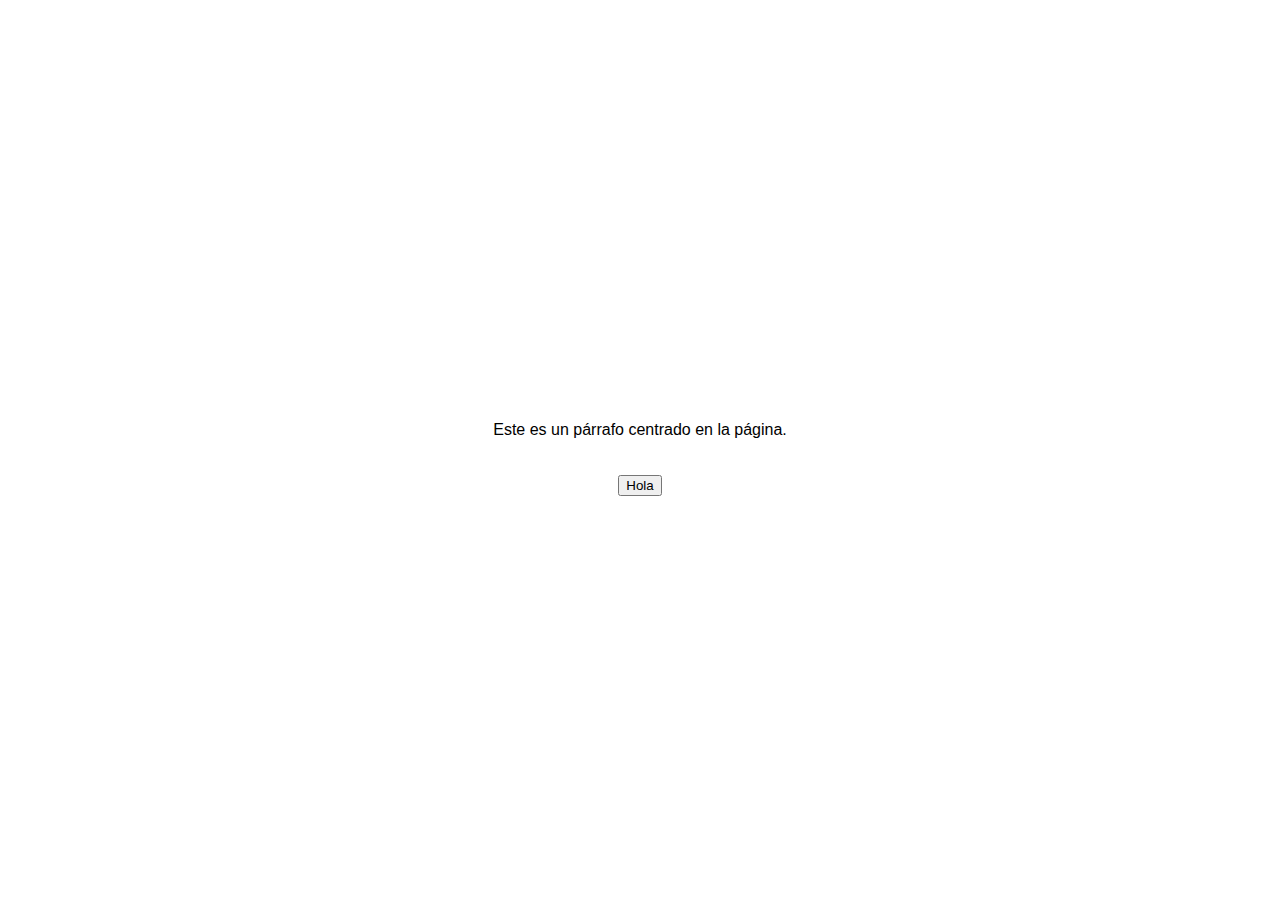
<file: index.html>
<!DOCTYPE html>
<html lang="es">
  <head>
    <meta charset="UTF-8" />
    <meta name="viewport" content="width=device-width, initial-scale=1.0" />
    <title>Página con Párrafo y Botón</title>
    <style>
      /* Estilo básico para centrar el contenido en la página */
      body {
          font-family: Arial, sans-serif;
          height: 100vh;
          margin: 0;
          display: flex;
          align-items: center;
          justify-content: center;
          flex-direction: column; /* Esto es para que los elementos estén uno debajo del otro */
      }

      button {
          margin-top: 20px; /* Espaciado entre el párrafo y el botón */
      }
    </style>
  </head>
  <body>
    <p>Este es un párrafo centrado en la página.</p>
    <button onclick="alert('¡Hola!')">Hola</button>
  </body>
</html>
</file>
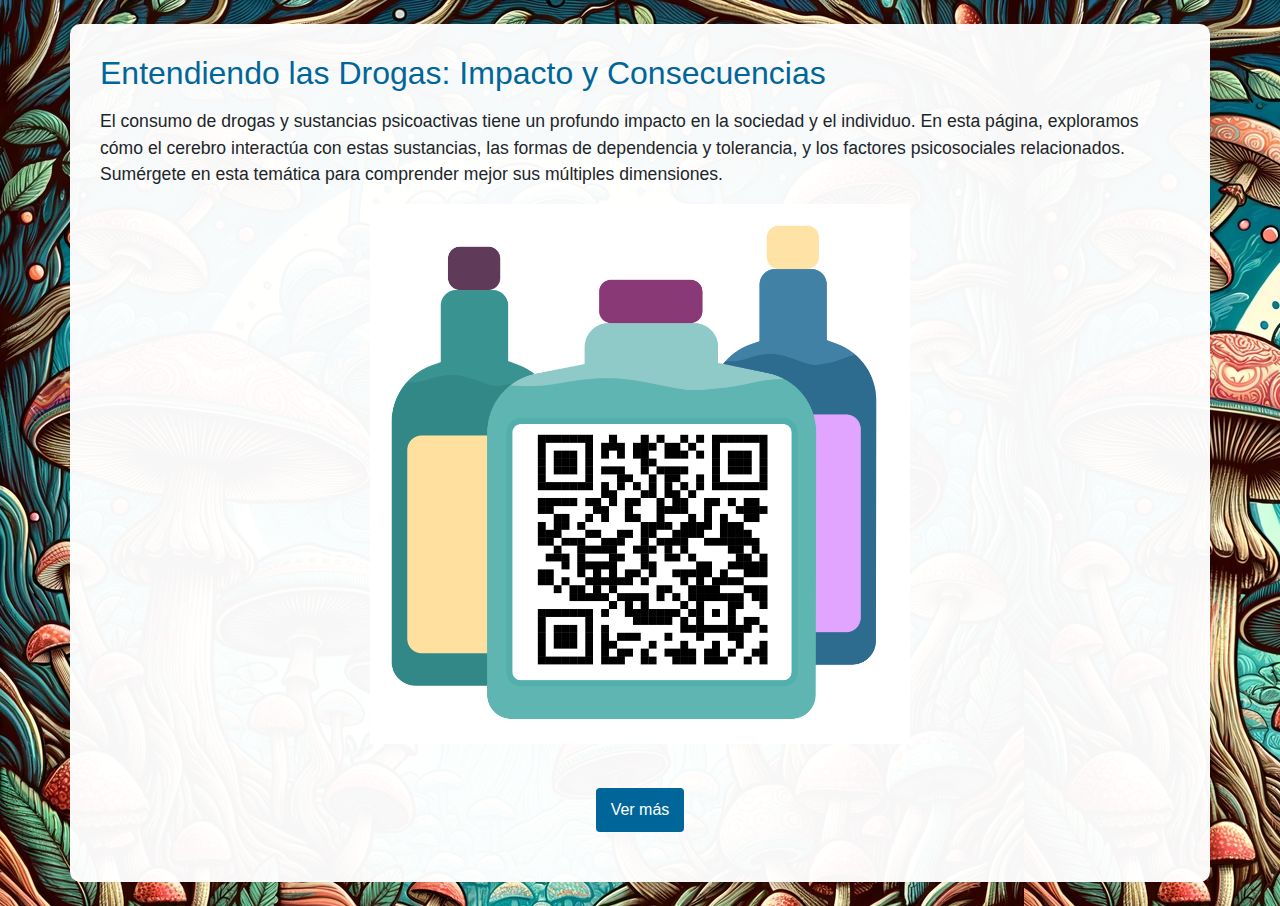
<file: docs/index.html>
<!DOCTYPE html>
<html lang="es">
  <head>
    <meta charset="UTF-8" />
    <meta name="viewport" content="width=device-width, initial-scale=1.0" />
    <title>Conozca más sobre el uso de sustancias</title>
    <link rel="stylesheet" href="resources/bootstrap.min.css" />
    <link rel="stylesheet" href="resources/animate.min.css" />
    <link rel="stylesheet" href="estilos.css" />
    <script src="resources/jquery-3.5.1.slim.min.js"></script>
    <style>
      .video-container {
        text-align: center; /* Asegurarse de que los elementos internos estén centrados. */
      }
      .video-container img {
        display: inline-block; /* Hacer que la imagen se comporte como un elemento en línea para ser afectada por text-align */
        margin: 0 auto; /* centrado horizontal en caso de que esté usando un grid o flex layout */
      }
      .redirect-button-container {
        text-align: center; /* Centrar elementos en línea o en línea-bloque horizontalmente */
        padding: 20px;
      }

      @media screen and (min-width: 1024px) {
        .imagen {
          width: 50%; /* o el tamaño que prefieras para laptops */
          height: 50%; /* o el tamaño que prefieras para laptops */
          margin: 0;
        }
      }
    </style>
  </head>

  <body>
    <div class="container mt-4">
      <h2 class="animate__animated animate__fadeInDown mb-3 intro-title">
        Entendiendo las Drogas: Impacto y Consecuencias
      </h2>
      <!-- Podemos también animar el texto para que se desplace hacia arriba al cargarse. -->
      <p class="animate__animated animate__fadeInUp intro-text">
        El consumo de drogas y sustancias psicoactivas tiene un profundo impacto
        en la sociedad y el individuo. En esta página, exploramos cómo el
        cerebro interactúa con estas sustancias, las formas de dependencia y
        tolerancia, y los factores psicosociales relacionados. Sumérgete en esta
        temática para comprender mejor sus múltiples dimensiones.
      </p>

      <div class="video-container animate__animated animate__zoomIn">
        <img class="imagen img-fluid" src="imgs/qr.png" alt="Imagen 1" />
        <br />
      </div>
      <br />
      <div class="redirect-button-container" style="padding: 20px">
        <a
          href="list.html"
          class="btn"
          role="button"
          style="
            background-color: #006699;
            color: white;
            padding: 10px 15px;
            border: none;
            text-decoration: none;
            display: inline-block;
          "
          >Ver más</a
        >
      </div>
    </div>
    <br />
  </body>
</html>
</file>
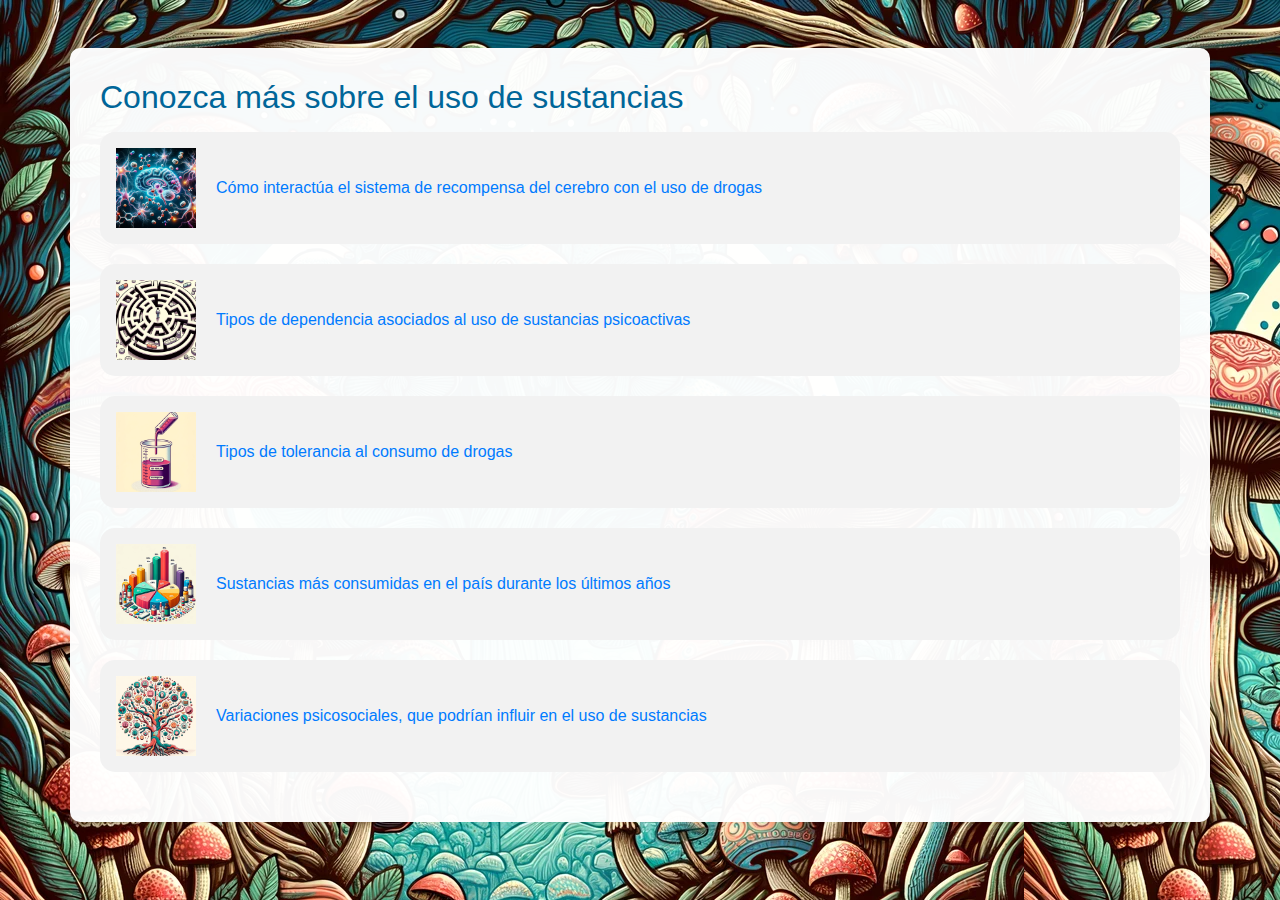
<file: docs/list.html>
<!DOCTYPE html>
<html lang="es">
  <head>
    <meta charset="UTF-8" />
    <meta name="viewport" content="width=device-width, initial-scale=1.0" />
    <title>Conozca más sobre el uso de sustancias</title>
    <!-- Enlace a Bootstrap -->
    <link
      href="resources/bootstrap.min.css"
      rel="stylesheet"
    />
    <link
      rel="stylesheet"
      href="resources/bootstrap.min.css"
    />
    <link
      rel="stylesheet"
      href="resources/animate.min.css"
    />

    <link rel="stylesheet" href="estilos.css" />
  </head>

  <body>
        <div class="container mt-5">
          <!-- Añadimos animación al segundo título. -->
          <h2
            class="animate__animated animate__fadeInLeft mb-3"
            style="color: #006699"
          >
            Conozca más sobre el uso de sustancias
          </h2>

          <div class="custom-list-group p-3  animate__animated animate__fadeInLeft">
            <div class="list-content">
              <img class="list-image" src="imgs/sistemaRecompensa.png" />
              <a href="sistemaRecompensa.html"
                >Cómo interactúa el sistema de recompensa del cerebro con el uso de
                drogas</a
              >
            </div>
          </div>
    
          <div class="custom-list-group p-3  animate__animated animate__fadeInLeft">
            <div class="list-content">
              <img class="list-image" src="imgs/tiposDependencias.png" />
              <a href="TiposDependencias/tiposDependencias.html"
                >Tipos de dependencia asociados al uso de sustancias psicoactivas</a
              >
            </div>
          </div>
    
          <div class="custom-list-group p-3  animate__animated animate__fadeInLeft">
            <div class="list-content">
              <img class="list-image" src="imgs/tolerancia.png" />
              <a href="Tolerancia/tolerancia.html">Tipos de tolerancia al consumo de drogas</a>
            </div>
          </div>
    
          <div class="custom-list-group p-3  animate__animated animate__fadeInLeft">
            <div class="list-content">
              <img class="list-image" src="imgs/sustanciasConsumidas.png" />
              <a href="Sustancias/sustanciasConsumidas.html"
                >Sustancias más consumidas en el país durante los últimos años</a
              >
            </div>
          </div>
    
          <div class="custom-list-group p-3  animate__animated animate__fadeInLeft">
            <div class="list-content">
              <img class="list-image" src="imgs/variacionesPsicosociales.png" />
              <a href="PsicoSociales/variacionesPsicosociales.html"
                >Variaciones psicosociales, que podrían influir en el uso de
                sustancias</a
              >
            </div>
          </div>
          </div>
        </div>
    <br />
  </script>

  <!-- Scripts de Bootstrap y JQuery (necesario para Bootstrap) -->
  <script src="resources/jquery-3.5.1.slim.min.js"></script>
  <script src="resources/bootstrap.min.js"></script>
  </body>
</html>
</file>
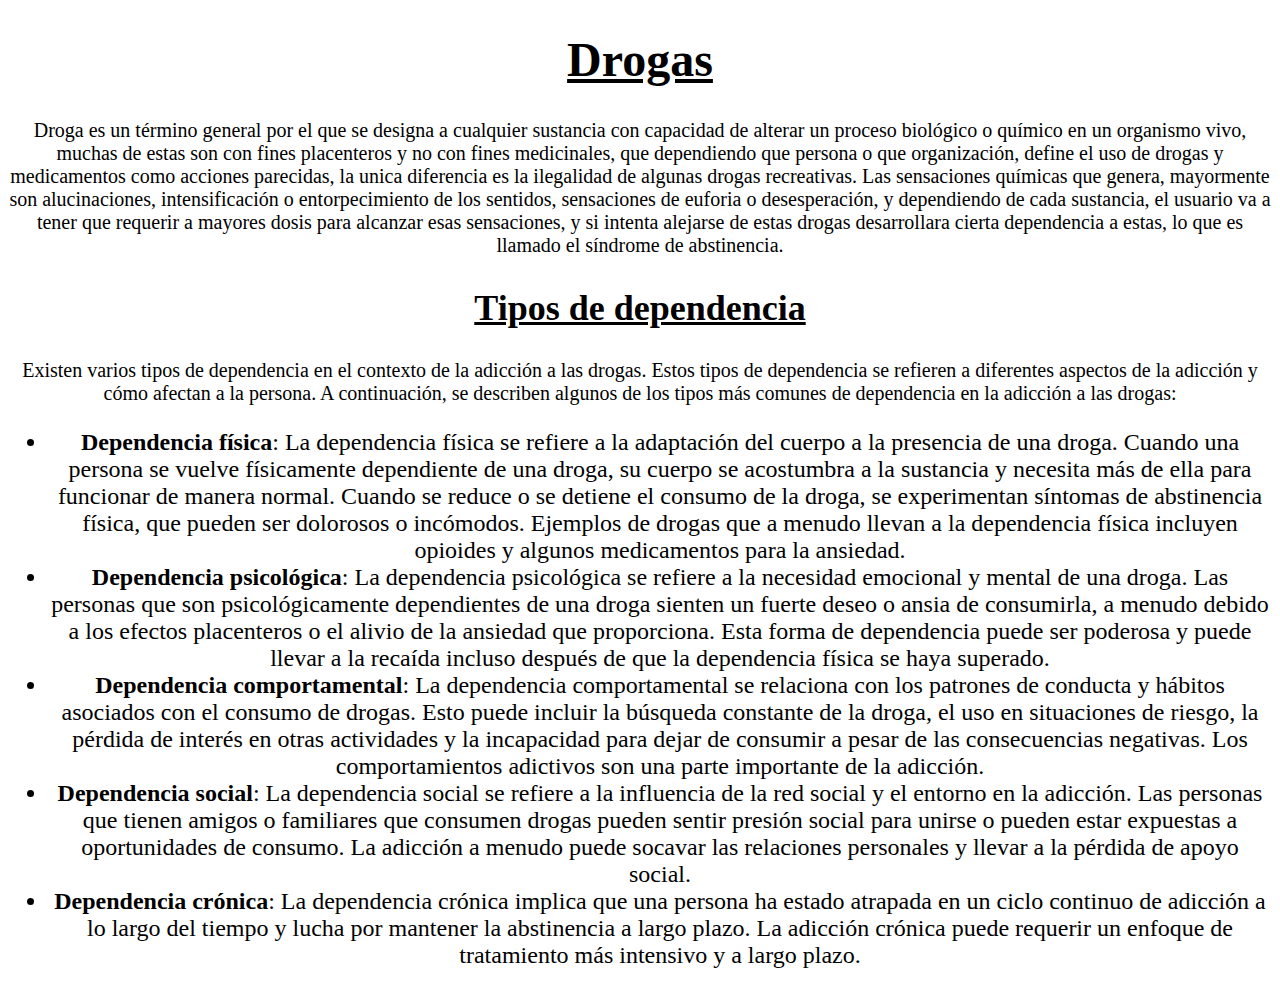
<file: docs/tiposDependencia.HTML>
<!DOCTYPE html>
<html lang="es">
  <head>
    <meta charset="UTF-8" />
    <title>Dependencia a Drogas</title>
  </head>

  <style>
    body {
      text-align: center;
      font-size: 24px;
      font-family: "Times New Roman", Times, serif;
    }

    h1 {
      font-size: 48px;
      text-decoration: underline;
    }

    h2 {
      font-size: 36px;
      text-decoration: underline;
    }

    p {
      font-size: 20px;
    }
  </style>

  <body>
    <h1>Drogas</h1>
    <p>
      Droga es un término general por el que se designa a cualquier sustancia
      con capacidad de alterar un proceso biológico o químico en un organismo
      vivo, muchas de estas son con fines placenteros y no con fines
      medicinales, que dependiendo que persona o que organización, define el uso
      de drogas y medicamentos como acciones parecidas, la unica diferencia es
      la ilegalidad de algunas drogas recreativas. Las sensaciones químicas que
      genera, mayormente son alucinaciones, intensificación o entorpecimiento de
      los sentidos, sensaciones de euforia o desesperación, y dependiendo de
      cada sustancia, el usuario va a tener que requerir a mayores dosis para
      alcanzar esas sensaciones, y si intenta alejarse de estas drogas
      desarrollara cierta dependencia a estas, lo que es llamado el síndrome de
      abstinencia.
    </p>
    <h2>Tipos de dependencia</h2>
    <p>
      Existen varios tipos de dependencia en el contexto de la adicción a las
      drogas. Estos tipos de dependencia se refieren a diferentes aspectos de la
      adicción y cómo afectan a la persona. A continuación, se describen algunos
      de los tipos más comunes de dependencia en la adicción a las drogas:
    </p>
    <ul>
      <li>
        <strong>Dependencia física</strong>: La dependencia física se refiere a
        la adaptación del cuerpo a la presencia de una droga. Cuando una persona
        se vuelve físicamente dependiente de una droga, su cuerpo se acostumbra
        a la sustancia y necesita más de ella para funcionar de manera normal.
        Cuando se reduce o se detiene el consumo de la droga, se experimentan
        síntomas de abstinencia física, que pueden ser dolorosos o incómodos.
        Ejemplos de drogas que a menudo llevan a la dependencia física incluyen
        opioides y algunos medicamentos para la ansiedad.
      </li>
      <li>
        <strong>Dependencia psicológica</strong>: La dependencia psicológica se
        refiere a la necesidad emocional y mental de una droga. Las personas que
        son psicológicamente dependientes de una droga sienten un fuerte deseo o
        ansia de consumirla, a menudo debido a los efectos placenteros o el
        alivio de la ansiedad que proporciona. Esta forma de dependencia puede
        ser poderosa y puede llevar a la recaída incluso después de que la
        dependencia física se haya superado.
      </li>
      <li>
        <strong>Dependencia comportamental</strong>: La dependencia
        comportamental se relaciona con los patrones de conducta y hábitos
        asociados con el consumo de drogas. Esto puede incluir la búsqueda
        constante de la droga, el uso en situaciones de riesgo, la pérdida de
        interés en otras actividades y la incapacidad para dejar de consumir a
        pesar de las consecuencias negativas. Los comportamientos adictivos son
        una parte importante de la adicción.
      </li>
      <li>
        <strong>Dependencia social</strong>: La dependencia social se refiere a
        la influencia de la red social y el entorno en la adicción. Las personas
        que tienen amigos o familiares que consumen drogas pueden sentir presión
        social para unirse o pueden estar expuestas a oportunidades de consumo.
        La adicción a menudo puede socavar las relaciones personales y llevar a
        la pérdida de apoyo social.
      </li>
      <li>
        <strong>Dependencia crónica</strong>: La dependencia crónica implica que
        una persona ha estado atrapada en un ciclo continuo de adicción a lo
        largo del tiempo y lucha por mantener la abstinencia a largo plazo. La
        adicción crónica puede requerir un enfoque de tratamiento más intensivo
        y a largo plazo.
      </li>
    </ul>
  </body>
</html>
</file>
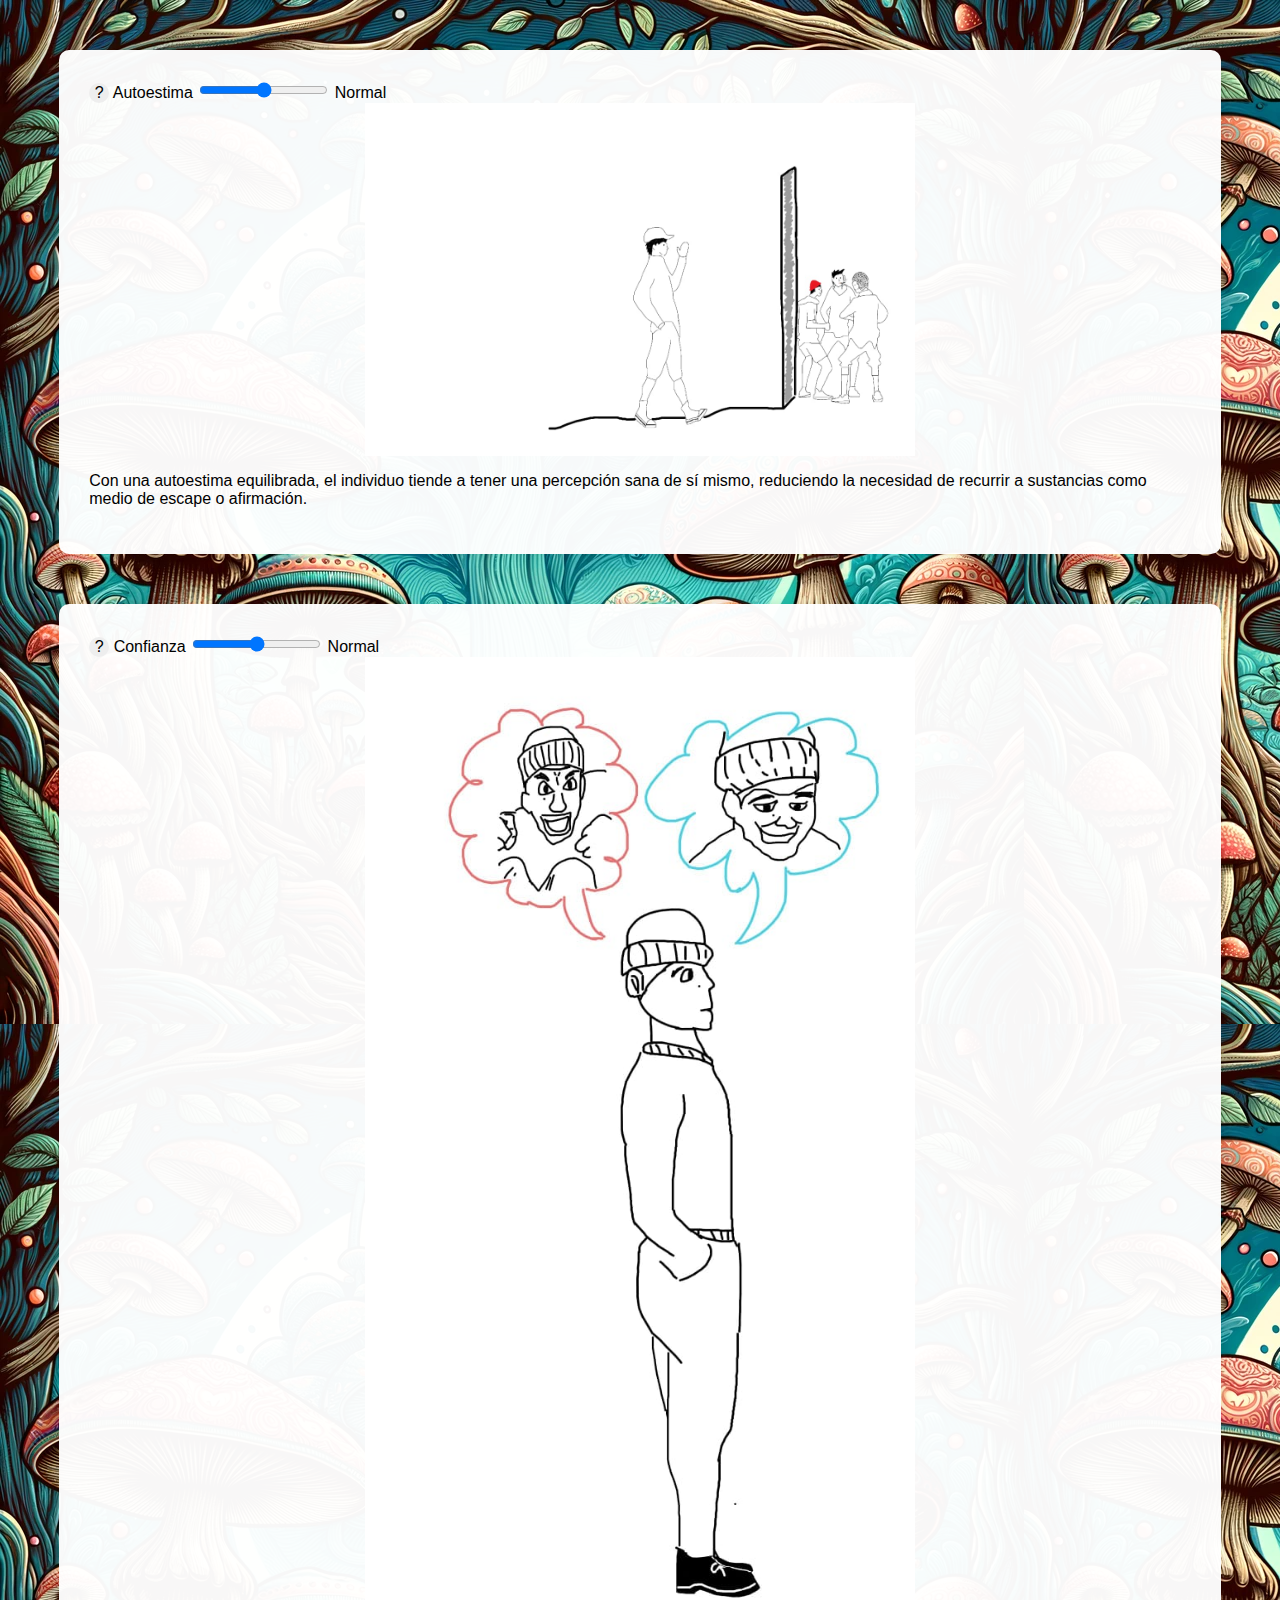
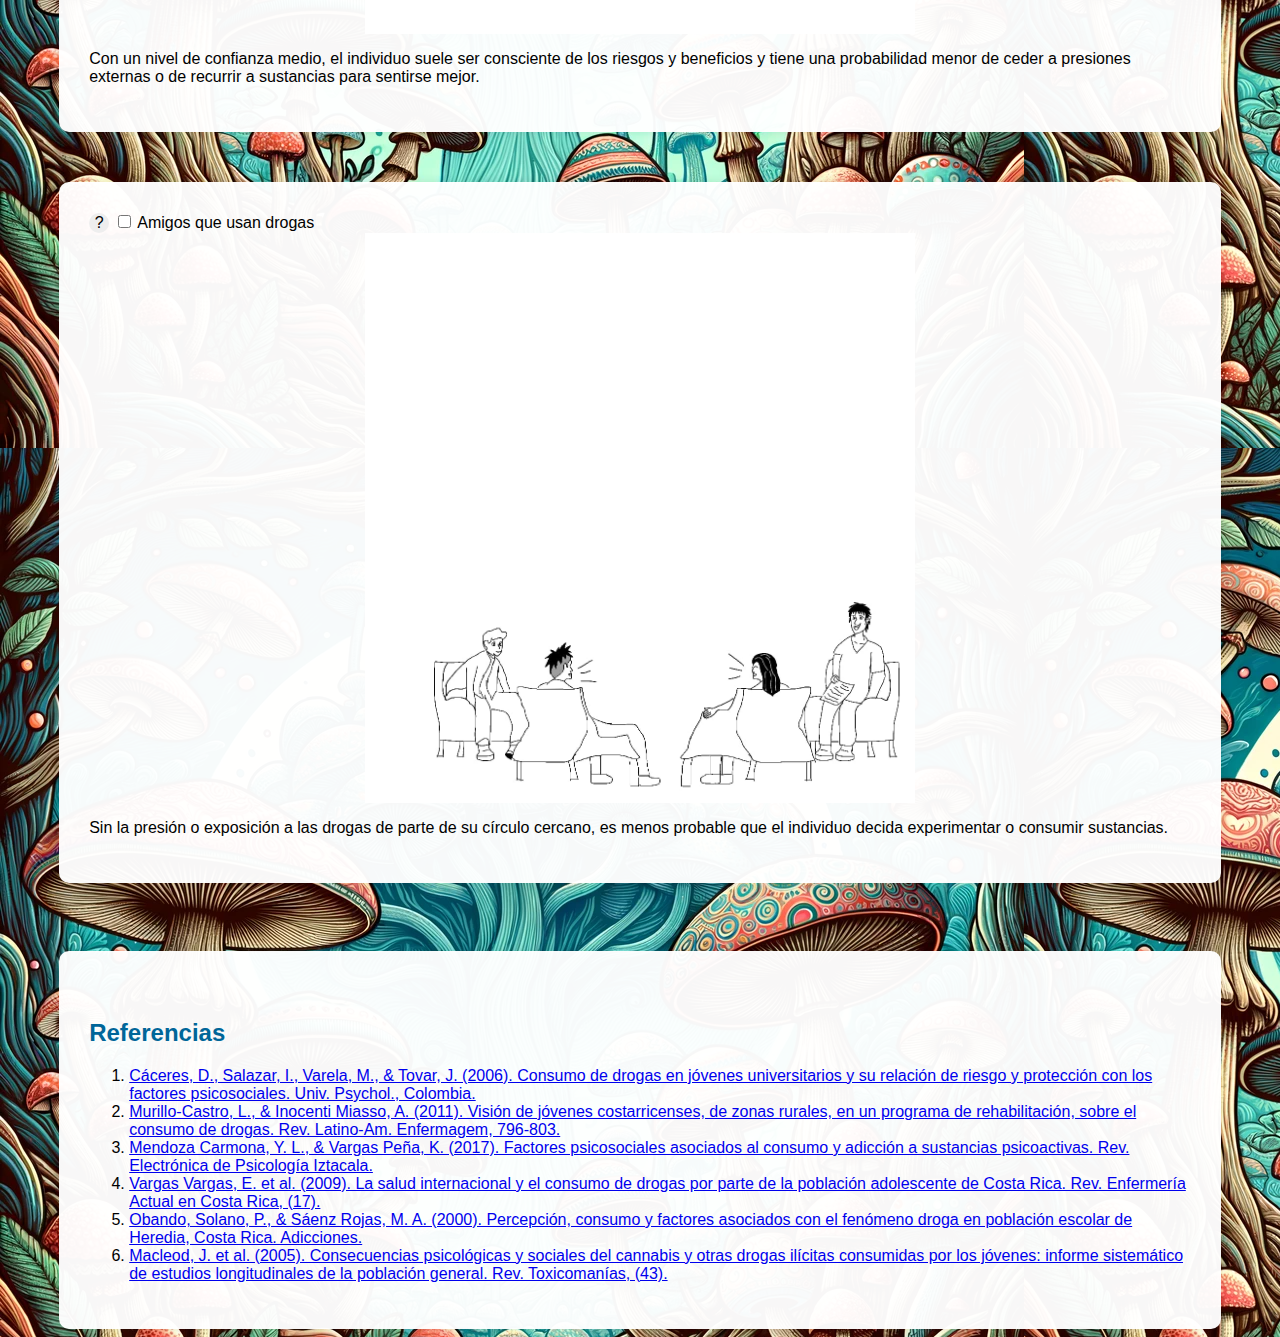
<file: docs/PsicoSociales/variacionesPsicosociales.html>
<!DOCTYPE html>
<html lang="es">
    <head>
        <meta charset="UTF-8" />
        <meta name="viewport" content="width=device-width, initial-scale=1.0" />
        <title> Variaciones psicosociales que influyen en el consumo de sustancias.</title>
        <link
          rel="stylesheet"
          href="../resources/bootstrap.min.js"
        />
        <link rel="stylesheet" href="../estilos.css" />
        <style>
        .contenedor-de-la-imagen {
          display: flex;
          justify-content: center; /* Esto centrará los elementos hijos horizontalmente */
          align-items: center;     /* Esto centrará los elementos hijos verticalmente */
        }

        @media screen and (min-width: 1024px) {
        .imagen {
          width: 50%;  /* o el tamaño que prefieras para laptops */
          height: 50%; /* o el tamaño que prefieras para laptops */
          margin: 0;
        }}
        </style>
      </head>
      <body> 
        <div class="container mt-3" >
                <span class="info-icon" data-info="La autoestima puede influir en cómo las personas ven su capacidad para controlar el consumo de sustancias.">?</span>
                <label for="autoestimaRange">Autoestima</label>
                <input type="range" id="autoestimaRange" name="autoestima" min="1" max="3" value="2">
                <span id="autoestimaLabel">Normal</span> 
            <div id="autoestimaImagen" style="text-align:center;" class="contenedor-de-la-imagen">
              <img class="imagen img-fluid"
                src="../imgs/autoestima_normal.png"
              />
            </div>
            <p id="autoestimaDescripcion">Con una autoestima equilibrada, el individuo tiende a tener una percepción sana de sí mismo, reduciendo la necesidad de recurrir a sustancias como medio de escape o afirmación.</p>
        </div>  

        
        <div class="container mt-3" >
              <span class="info-icon" data-info="La confianza puede influir en cómo las personas ven su capacidad para controlar el consumo de sustancias.">?</span>
              <label for="confianzaRange">Confianza</label>
              <input type="range" id="confianzaRange" name="confianza" min="1" max="3" value="2">
              <span id="confianzaLabel">Normal</span>
          <div id="confianzaImagen" style="text-align:center;" class="contenedor-de-la-imagen">
            <img class="imagen img-fluid"
              src="../imgs/confianza_normal.png"
            />
          </div>
          <p id="confianzaDescripcion"> Con un nivel de confianza medio, el individuo suele ser consciente de los riesgos y beneficios y tiene una probabilidad menor de ceder a presiones externas o de recurrir a sustancias para sentirse mejor.</p>
        </div>


        <div class="container mt-3" >
              <span class="info-icon" data-info="Aquellos en busca de aceptación social o de pertenencia pueden sentirse presionados a consumir.">?</span>
              <input type="checkbox" id="amigosDrogas">
              <label for="amigosDrogas">Amigos que usan drogas</label>
          <div id="amigosDrogasImagen" style="text-align:center;" class="contenedor-de-la-imagen">
            <img class="imagen img-fluid"
              src="../imgs/sin_amigos_drogas.png"
            />
          </div>
          <p id="amigosDrogasDescripcion">Sin la presión o exposición a las drogas de parte de su círculo cercano, es menos probable que el individuo decida experimentar o consumir sustancias.</p>
        </ul>
      </div>
      
        <br>
        <div class="container mt-3">
          </br>
          <h2 class="mb-3 intro-title">Referencias</h2>
          <ol>
            <li><a href="https://www.redalyc.org/pdf/647/64750308.pdf" target="_blank">Cáceres, D., Salazar, I., Varela, M., & Tovar, J. (2006). Consumo de drogas en jóvenes universitarios y su relación de riesgo y protección con los factores psicosociales. Univ. Psychol., Colombia.</a></li>
            
            <li><a href="https://www.scielo.br/j/rlae/a/BGfwjG4RD3JRTQrFN8xvqyK/?format=pdf" target="_blank">Murillo-Castro, L., & Inocenti Miasso, A. (2011). Visión de jóvenes costarricenses, de zonas rurales, en un programa de rehabilitación, sobre el consumo de drogas. Rev. Latino-Am. Enfermagem, 796-803.</a></li>
            
            <li><a href="https://www.medigraphic.com/pdfs/epsicologia/epi-2017/epi171h.pdf" target="_blank">Mendoza Carmona, Y. L., & Vargas Peña, K. (2017). Factores psicosociales asociados al consumo y adicción a sustancias psicoactivas. Rev. Electrónica de Psicología Iztacala.</a></li>
            
            <li><a href="https://revistas.ucr.ac.cr/index.php/enfermeria/article/view/3621" target="_blank">Vargas Vargas, E. et al. (2009). La salud internacional y el consumo de drogas por parte de la población adolescente de Costa Rica. Rev. Enfermería Actual en Costa Rica, (17).</a></li>
            
            <li><a href="https://www.adicciones.es/index.php/adicciones/article/viewFile/627/615" target="_blank">Obando, Solano, P., & Sáenz Rojas, M. A. (2000). Percepción, consumo y factores asociados con el fenómeno droga en población escolar de Heredia, Costa Rica. Adicciones.</a></li>
            
            <li><a href="https://www.cat-barcelona.com/uploads/rets/RET43_2.pdf" target="_blank">Macleod, J. et al. (2005). Consecuencias psicológicas y sociales del cannabis y otras drogas ilícitas consumidas por los jóvenes: informe sistemático de estudios longitudinales de la población general. Rev. Toxicomanías, (43).</a></li>
          </ol>
        </div>
        <script src="script.js"></script>
    </body>
</html>
</file>
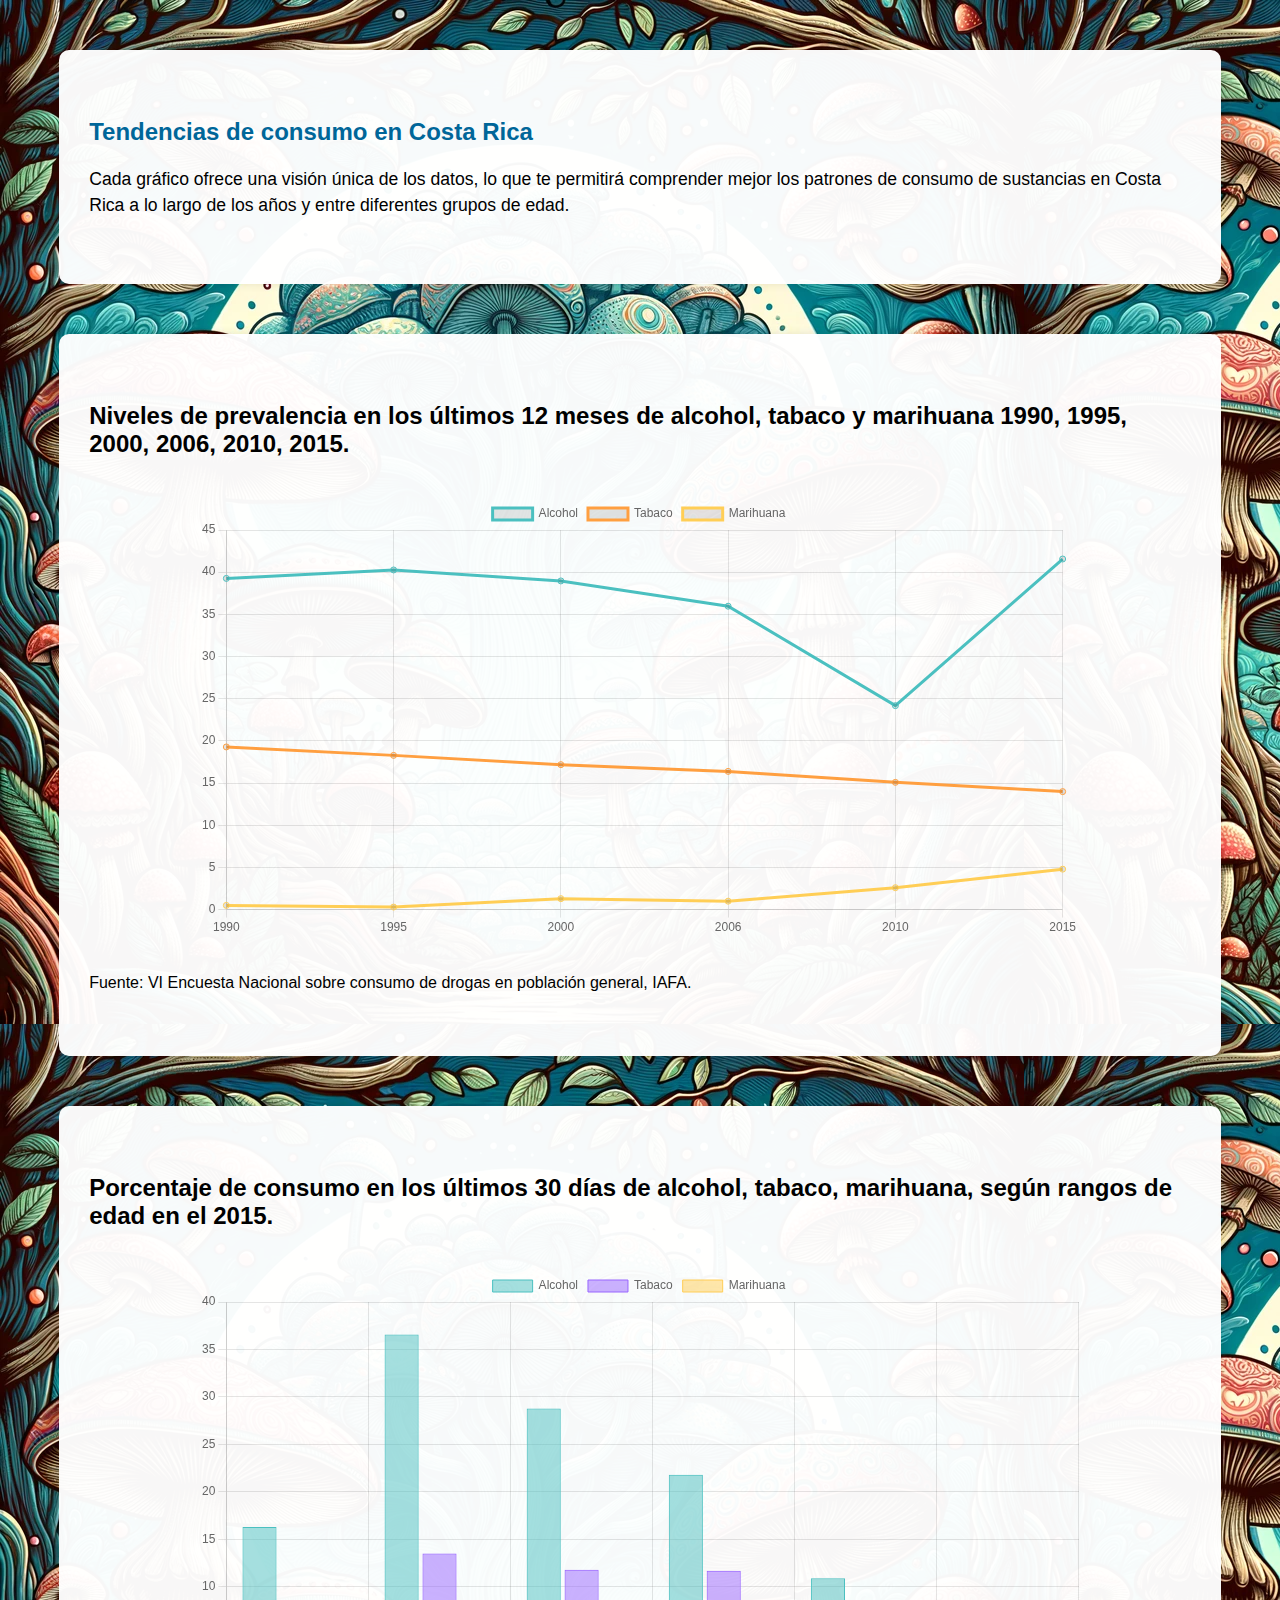
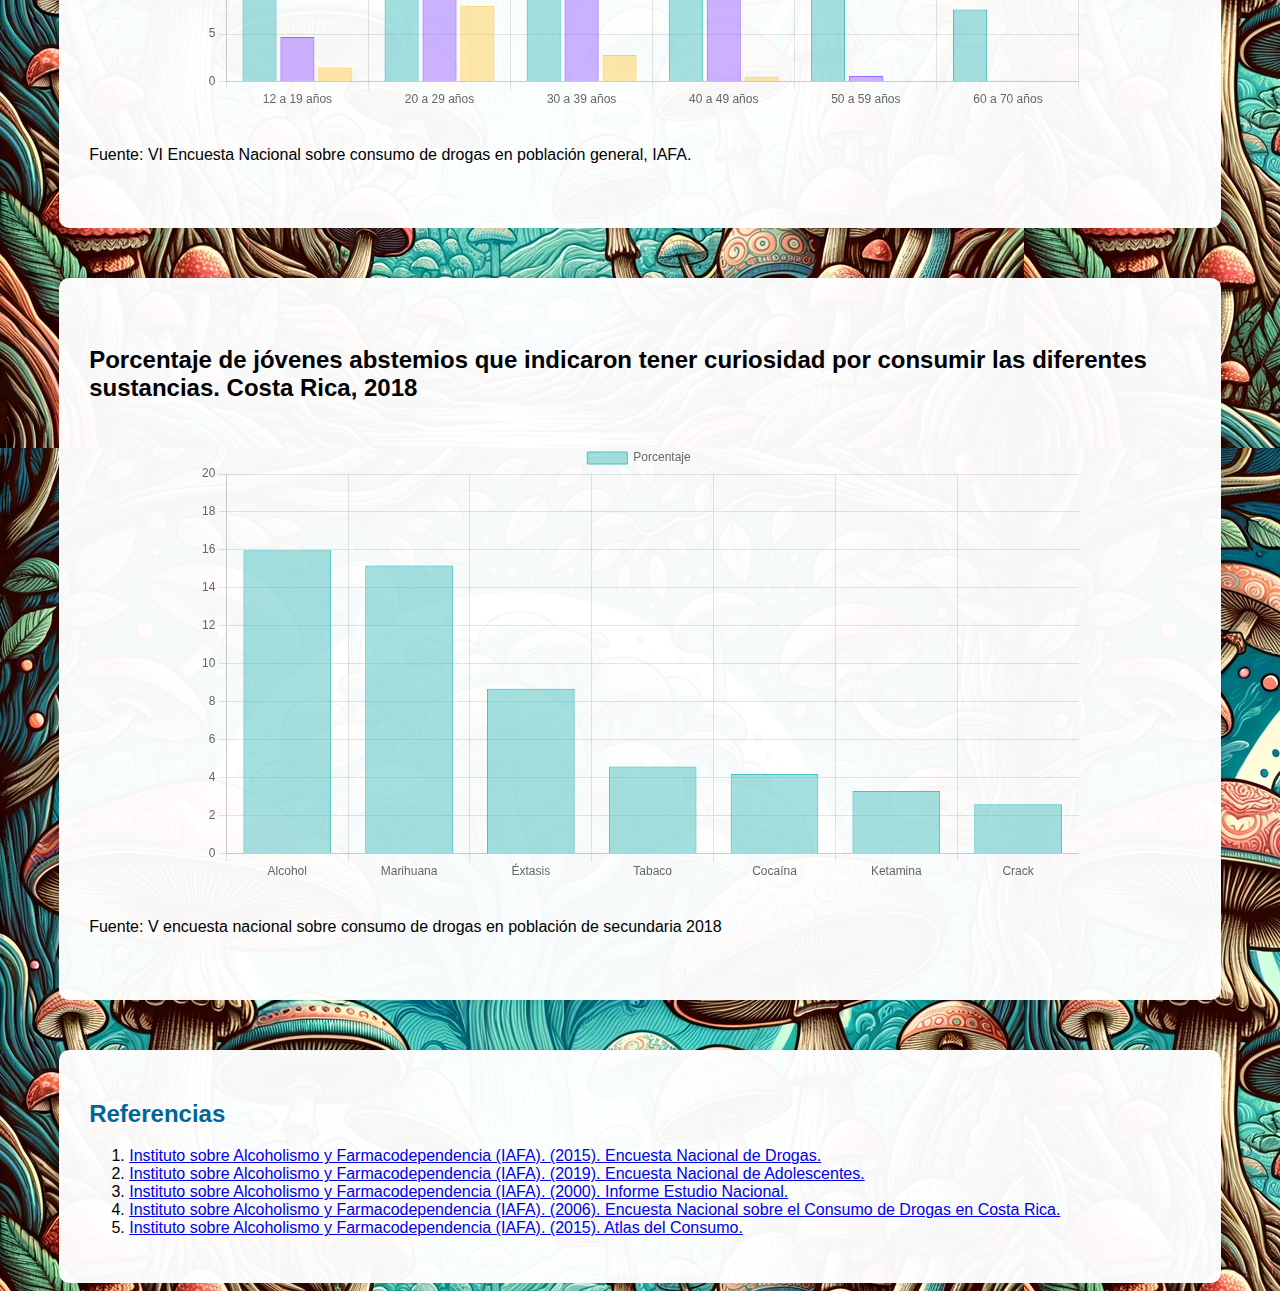
<file: docs/Sustancias/sustanciasConsumidas.html>
<!DOCTYPE html>
<html lang="es">
  <head>
    <meta charset="UTF-8" />
    <meta name="viewport" content="width=device-width, initial-scale=1.0" />
    <title>Consumo de Sustancias por Rango de Edad en Costa Rica - 2015</title>
    <script src="../resources/chart.js"></script>
    <link rel="stylesheet" href="../resources/bootstrap.min.js" />

    <link rel="stylesheet" href="../estilos.css" />
  </head>

  <body>
    <div id="fullpage">
      <!-- Introducción -->
      <div class="section">
        <div class="container mt-3">
          <br />
          <h2 class="mb-3 intro-title">Tendencias de consumo en Costa Rica</h2>
          <p class="intro-text">
            Cada gráfico ofrece una visión única de los datos, lo que te
            permitirá comprender mejor los patrones de consumo de sustancias en
            Costa Rica a lo largo de los años y entre diferentes grupos de edad.
          </p>
          <br />
        </div>
      </div>

      <!-- Gráfico 1 -->
      <div class="section">
        <div class="container">
          <br />
          <h2 class="h5 text-center">
            Niveles de prevalencia en los últimos 12 meses de alcohol, tabaco y
            marihuana 1990, 1995, 2000, 2006, 2010, 2015.
          </h2>
          <div class="chart-container mt-3">
            <canvas id="myChart2"></canvas>
          </div>
          <p class="text-center mt-3">
            Fuente: VI Encuesta Nacional sobre consumo de drogas en población
            general, IAFA.
          </p>
          <br />
        </div>
      </div>

      <!-- Gráfico 2 -->
      <div class="section">
        <div class="container">
          <br />
          <h2 class="h5 text-center">
            Porcentaje de consumo en los últimos 30 días de alcohol, tabaco,
            marihuana, según rangos de edad en el 2015.
          </h2>
          <div class="chart-container mt-3">
            <canvas id="myChart"></canvas>
          </div>
          <p class="text-center mt-3">
            Fuente: VI Encuesta Nacional sobre consumo de drogas en población
            general, IAFA.
          </p>
          <br />
        </div>
      </div>

      <!-- Gráfico 3 -->
      <div class="section">
        <div class="container">
          <br />
          <h2 class="h5 text-center">
            Porcentaje de jóvenes abstemios que indicaron tener curiosidad por
            consumir las diferentes sustancias. Costa Rica, 2018
          </h2>
          <div class="chart-container mt-3">
            <canvas id="myChart3"></canvas>
          </div>
          <p class="text-center mt-3">
            Fuente: V encuesta nacional sobre consumo de drogas en población de
            secundaria 2018
          </p>
          <br />
        </div>
      </div>

      <!-- Referencias -->
      <div class="section">
        <div class="container">
          <h2 class="mb-3 intro-title">Referencias</h2>
          <ol>
            <li>
              <a
                href="https://www.iafa.go.cr/wp-content/uploads/2022/05/Encuesta-Nacional-de-Drogas-2015.pdf"
                target="_blank"
                >Instituto sobre Alcoholismo y Farmacodependencia (IAFA).
                (2015). Encuesta Nacional de Drogas.</a
              >
            </li>
            <li>
              <a
                href="https://www.iafa.go.cr/wp-content/uploads/2022/05/iafa-encuenstanacional-adolescentes-2019.pdf"
                target="_blank"
                >Instituto sobre Alcoholismo y Farmacodependencia (IAFA).
                (2019). Encuesta Nacional de Adolescentes.</a
              >
            </li>
            <li>
              <a
                href="https://www.iafa.go.cr/wp-content/uploads/2022/05/17.INFORME-ESTUDIO-NACIONAL-2000-1.pdf"
                target="_blank"
                >Instituto sobre Alcoholismo y Farmacodependencia (IAFA).
                (2000). Informe Estudio Nacional.</a
              >
            </li>
            <li>
              <a
                href="https://www.iafa.go.cr/wp-content/uploads/2022/05/15.ENCUESTA-NACIONAL-SOBRE-EL-CONSUMO-DE-DROGAS-en-Costa-Rica2006-1.pdf"
                target="_blank"
                >Instituto sobre Alcoholismo y Farmacodependencia (IAFA).
                (2006). Encuesta Nacional sobre el Consumo de Drogas en Costa
                Rica.</a
              >
            </li>
            <li>
              <a
                href="https://www.iafa.go.cr/wp-content/uploads/2022/08/IAFA-AtlasDelConsumo2015.pdf"
                target="_blank"
                >Instituto sobre Alcoholismo y Farmacodependencia (IAFA).
                (2015). Atlas del Consumo.</a
              >
            </li>
          </ol>
        </div>
      </div>
    </div>

    <script>
      // Inicialización de fullPage.js
      new fullpage("#fullpage", {
        navigation: true,
        scrollBar: true,
      });
    </script>
    <script src="script.js"></script>
  </body>
</html>
</file>
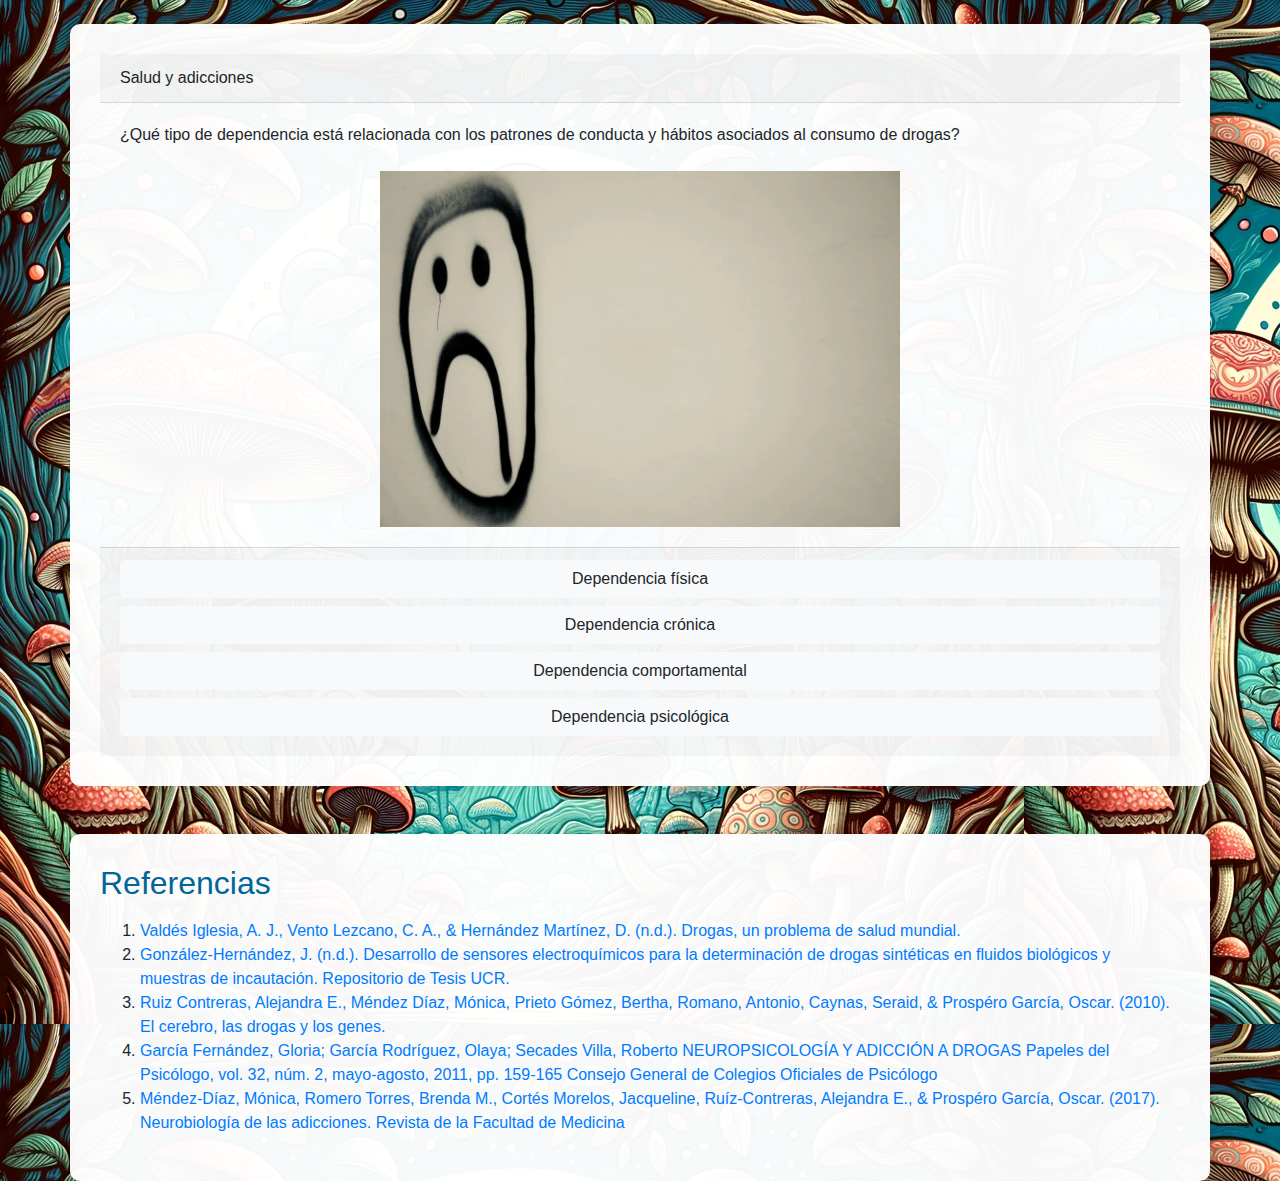
<file: docs/TiposDependencias/tiposDependencias.html>
<!DOCTYPE html>
<html lang="en">
  <head>
    <meta charset="UTF-8" />
    <meta name="viewport" content="width=device-width, initial-scale=1.0" />
    <title>Juego de preguntas</title>
    <link
      href="../resources/bootstrap.min.css"
      rel="stylesheet"
    />
    <script src="../resources/sweetalert2.all.min.js"></script>
    <link rel="stylesheet" href="../estilos.css" />
    <style>

    body {
        padding: 0 4%; /* Esto crea un espacio a los lados */
        background-image: url("../imgs/fondo.png");
        background-repeat: repeat; /* Esto hará que tu patrón se repita en ambas direcciones */
        background-size: auto; /* Esto mantiene el tamaño original de la imagen */
        background-position: top left; /* Asegura que el patrón comience desde la esquina superior izquierda */
      }
      
      .numero {
        color: white; /* Color de los títulos */
        font-size: 24px; /* Tamaño adecuado para el contador */
        font-weight: bold; /* Texto en negrita para destacar el contador */
      }

      /* Estilos para el botón cuando se pasa el cursor por encima */
      .btn:hover {
        transform: scale(1.05);
        transition: all 0.3s;
      }

      .contenedor-de-la-imagen {
        display: flex;
        justify-content: center; /* Esto centrará los elementos hijos horizontalmente */
        align-items: center;     /* Esto centrará los elementos hijos verticalmente */
      }

      .imagen {
        width: 100%;  /* Esto garantizará que la imagen ocupe todo el ancho de su contenedor */
        height: 100%; /* Esto ajustará la altura para que sea igual al ancho, haciendo la imagen cuadrada */
        object-fit: cover; /* Esto cortará la imagen para que se ajuste al contenedor sin deformarse */
      } 

      @media screen and (min-width: 1024px) {
      .imagen {
        width: 50%;  /* o el tamaño que prefieras para laptops */
        height: 50%; /* o el tamaño que prefieras para laptops */
        margin: 0;
      }
}
    </style>
  </head>

  <body>
      <div  style="display: none;" id="numero"></div>
      <div class="container mt-4">
        <div class="card-header">
          <div class="row">
            <div class="col-8 text-left" id="categoria"></div>
            <div class="col-4 text-right" id="puntaje"></div>
          </div>
        </div>
        <div class="card-body">
          <div class="pregunta" id="pregunta"></div></br>
        <div class="contenedor-de-la-imagen ">
          <img src="#" class="imagen img-fluid" id="imagen" />
          </div>
        </div>
        <div class="card-footer">
          <button
            class="btn btn-light btn-block mb-2"
            id="btn1"
            onclick="oprimir_btn(0)"
          ></button>
          <button
            class="btn btn-light btn-block mb-2"
            id="btn2"
            onclick="oprimir_btn(1)"
          ></button>
          <button
            class="btn btn-light btn-block mb-2"
            id="btn3"
            onclick="oprimir_btn(2)"
          ></button>
          <button
            class="btn btn-light btn-block mb-2"
            id="btn4"
            onclick="oprimir_btn(3)"
          ></button>
        </div>
      </div>
    </br>
    <div class="container mt-4">
    <h2 class="mb-3 intro-title">Referencias</h2>
    <ol>
        <li>
          <a href="https://www.redalyc.org/journal/6382/638268502010/638268502010.pdf" target="_blank">
            Valdés Iglesia, A. J., Vento Lezcano, C. A., & Hernández Martínez, D. (n.d.). Drogas,
            un problema de salud mundial. 
          </a>
        </li>
        <li>
          <a href="https://doi.org/http:/dx.doi.org/10.13140/RG.2.2.36775.73125" target="_blank">
            González-Hernández, J. (n.d.). Desarrollo de sensores electroquímicos para la
            determinación de drogas sintéticas en fluidos biológicos y muestras de
            incautación. Repositorio de Tesis UCR.
          </a>
        </li>
        <li>
          <a href="https://www.scielo.org.mx/scielo.php?pid=S0185-33252010000600008&script=sci_arttext" target="_blank">
            Ruiz Contreras, Alejandra E., Méndez Díaz, Mónica, Prieto Gómez, Bertha,
            Romano, Antonio, Caynas, Seraid, & Prospéro García, Oscar. (2010). El
            cerebro, las drogas y los genes. 
          </a>
        </li>
        <li>
          <a href="" target="_blank">
            García Fernández, Gloria; García Rodríguez, Olaya; Secades Villa, Roberto
            NEUROPSICOLOGÍA Y ADICCIÓN A DROGAS Papeles del Psicólogo, vol.
            32, núm. 2, mayo-agosto, 2011, pp. 159-165 Consejo General de Colegios
            Oficiales de Psicólogo
          </a>
        </li>
        <li>
          <a href="http://www.scielo.org.mx/scielo.php?script=sci_arttext&pid=S0026-17422017000100006&lng=es&tlng=es" target="_blank">
            Méndez-Díaz, Mónica, Romero Torres, Brenda M., Cortés Morelos, Jacqueline,
            Ruíz-Contreras, Alejandra E., & Prospéro García, Oscar. (2017).
            Neurobiología de las adicciones. Revista de la Facultad de Medicina
          </a>
        </li>
      </ol>
    </div>
    <script src="../resources/jquery-3.5.1.slim.min.js"></script>
    <script src="script.js"></script>
  </body>
</html>
</file>
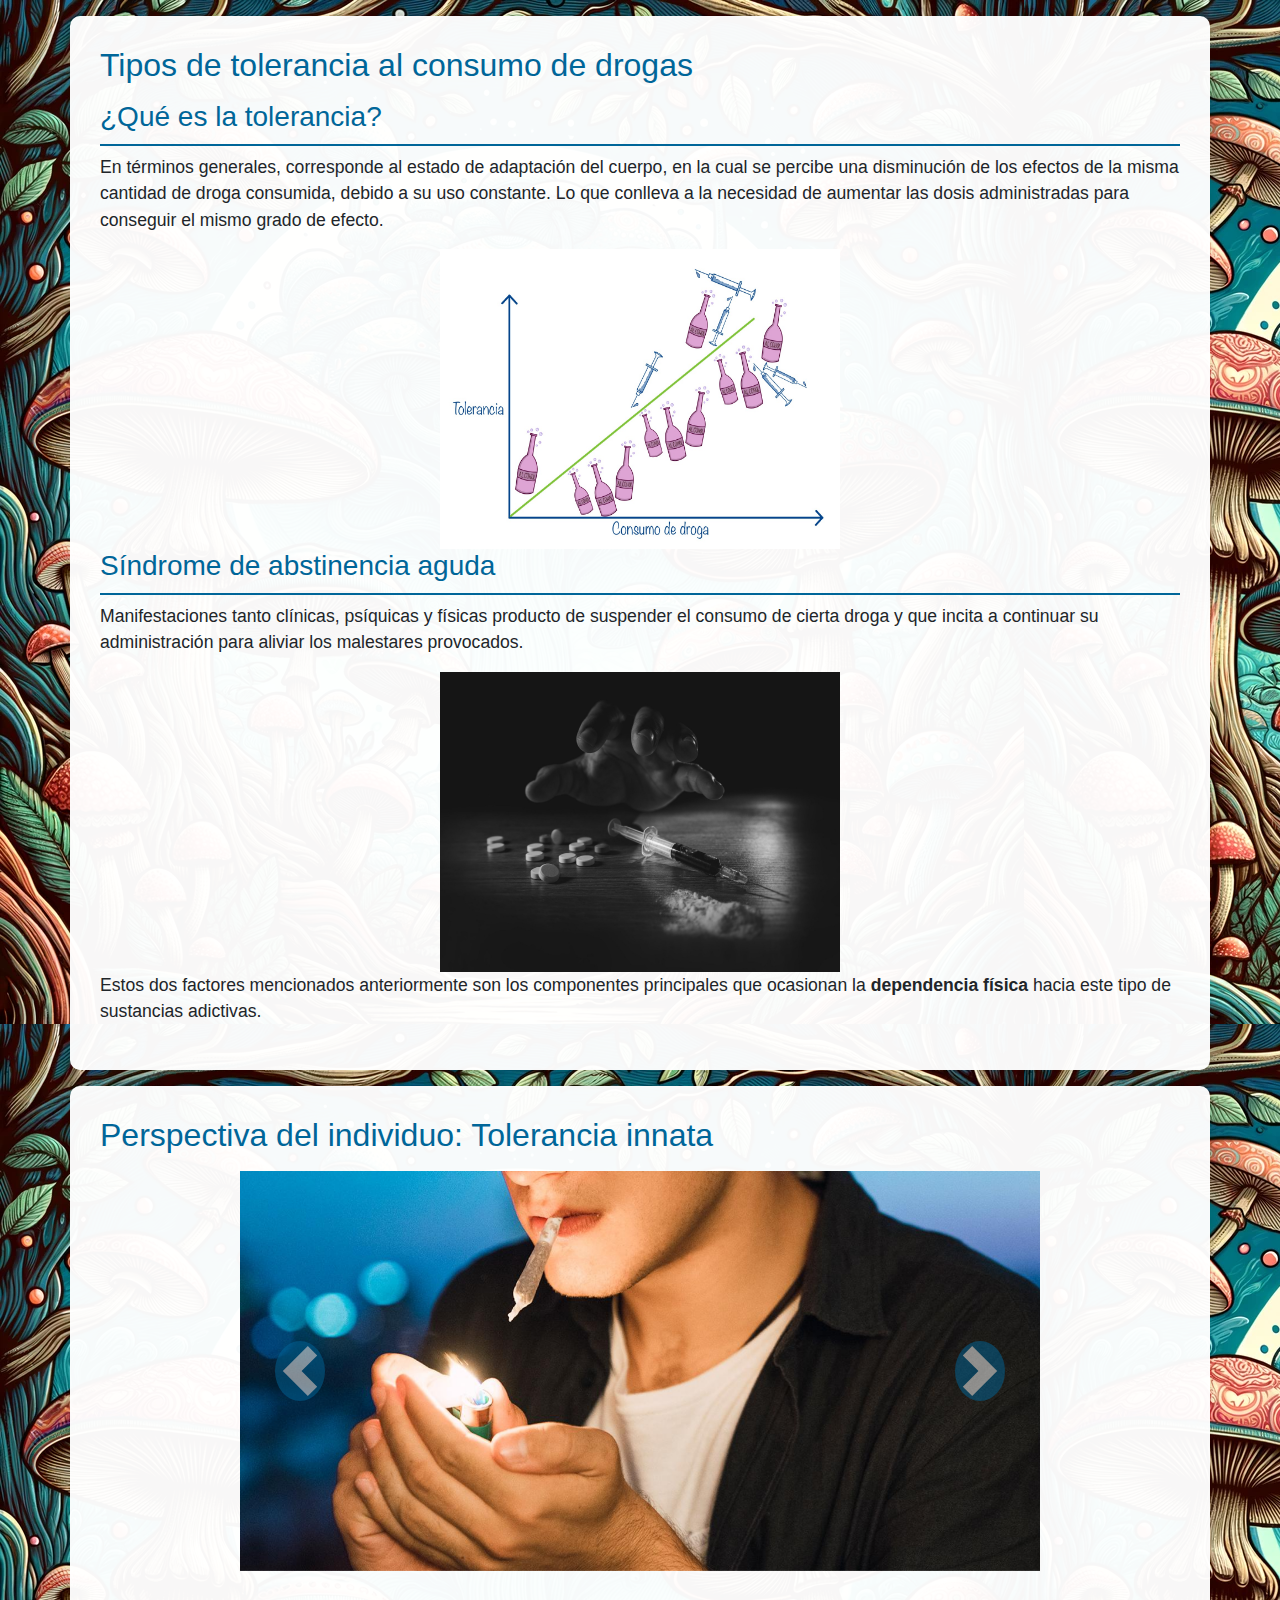
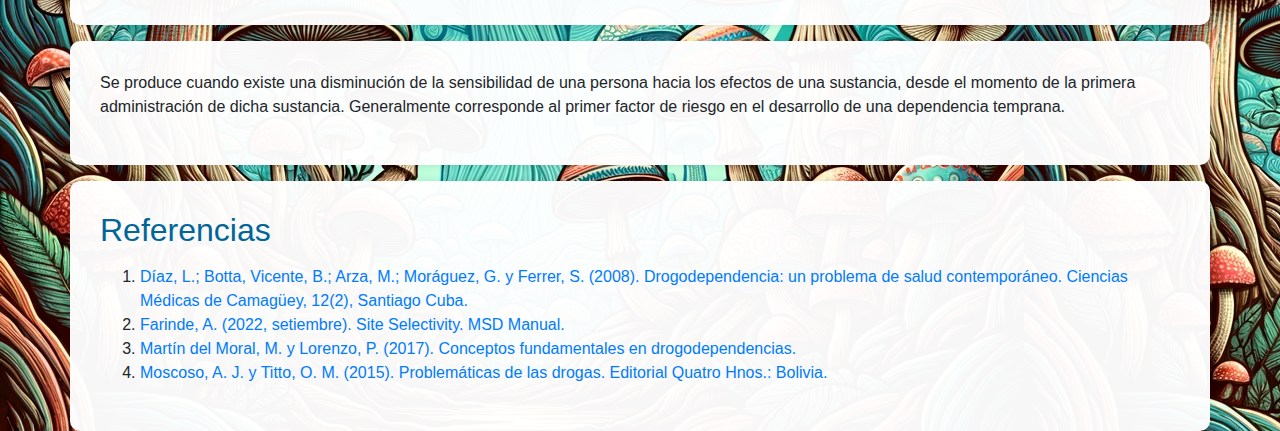
<file: docs/Tolerancia/tolerancia.html>
<!DOCTYPE html>
<html lang="es">
  <head>
    <meta charset="UTF-8" />
    <meta name="viewport" content="width=device-width, initial-scale=1.0" />
    <title>Tolerancia al consumo de drogas</title>
    <link rel="stylesheet" href="../resources/bootstrap.min.css" />
    <link rel="stylesheet" href="../estilos.css" />
    <script src="../resources/jquery-3.5.1.slim.min.js"></script>
    <script src="../resources/popper.min.js"></script>
    <script src="../resources/bootstrap.min.js"></script>
  </head>

  <style>
    #toleranceCarousel {
      max-width: 800px;
      margin: 0 auto; /* Esto centra el carrusel horizontalmente en la página */
    }
    #toleranceCarousel .carousel-inner img {
      max-height: 400px; /* Ajusta a tu preferencia */
      width: auto; /* Mantiene la proporción de la imagen */
      display: block; /* Asegura que la imagen se muestre en bloque */
      margin: 0 auto; /* Centra la imagen horizontalmente */
    }

    .carousel-control-prev-icon,
    .carousel-control-next-icon {
      height: 60px;
      width: 50px;
      background-color: #006699; /* Fondo blanco sólido */
      border-radius: 60%; /* Hace que los botones sean redondos */
      display: flex; /* Centra el ícono en el botón */
      justify-content: center;
      align-items: center;
    }

    #imagenAmpliada {
      cursor: pointer;
    }
    #imagenAmpliada.ampliada {
      width: 100%;
      height: 98%;
      position: fixed;
      top: 1%;
      left: 0;
      background-color: rgba(0, 0, 0, 0.7);
      z-index: 999;
    }
  </style>

  <body>
    <div class="container mt-3">
      <h2 class="mb-3 intro-title">Tipos de tolerancia al consumo de drogas</h2>
      <h3>¿Qué es la tolerancia?</h3>
      <p class="intro-text">
        En términos generales, corresponde al estado de adaptación del cuerpo,
        en la cual se percibe una disminución de los efectos de la misma
        cantidad de droga consumida, debido a su uso constante. Lo que conlleva
        a la necesidad de aumentar las dosis administradas para conseguir el
        mismo grado de efecto.
      </p>
      <div class="text-center">
        <img
          src="tolerancia-img/tol vs con.jpeg"
          alt="Descripción de la imagen"
          width="400"
          height="300"
          id="imagenAmpliada"
        />
      </div>

      <h3>Síndrome de abstinencia aguda</h3>
      <p class="intro-text">
        Manifestaciones tanto clínicas, psíquicas y físicas producto de
        suspender el consumo de cierta droga y que incita a continuar su
        administración para aliviar los malestares provocados.
      </p>
      <div class="text-center">
        <img
          src="tolerancia-img/aguda.jpeg"
          alt="Descripción de la imagen"
          width="400"
          height="300"
        />
      </div>

      <p class="intro-text">
        Estos dos factores mencionados anteriormente son los componentes
        principales que ocasionan la
        <strong>dependencia física</strong> hacia este tipo de sustancias
        adictivas.
      </p>
    </div>

    <div class="container mt-3">
      <h2 id="specificTitleId" class="mb-3 intro-title">
        Perspectiva del individuo: Tolerancia innata
      </h2>
      <div id="toleranceCarousel" class="carousel slide">
        <div class="carousel-inner">
          <!-- Slide 1 - Tolerancia innata -->
          <div
            class="carousel-item active"
            data-title="Perspectiva del individuo: Tolerancia innata"
            data-paragraph="Se produce cuando existe una disminución de la sensibilidad de una persona hacia los efectos de una sustancia, 
                desde el momento de la primera administración de dicha sustancia. Generalmente corresponde al primer factor de riesgo en el desarrollo de una dependencia temprana."
            data-paragraph2=""
            data-paragraph3=""
            data-paragraph4=""
            data-paragraph5=""
          >
            <div class="text-center">
              <img src="../resources/weed.jpg" alt="Tolerancia innata" />
            </div>
          </div>

          <!-- Slide 2 - Tolerancia adquirida: -->
          <div
            class="carousel-item"
            data-title="Perspectiva del individuo: Tolerancia adquirida farmacocinética"
            data-paragraph="Se generan cambios en la distribución o metabolismo de la droga después de consumir repetidas veces, 
                lo que reduce su concentración en la sangre y las áreas de acción. Es decir, el cuerpo se adapta y 
                aprende a procesar la droga con mayor rapidez y eficiencia."
            data-paragraph2="Con frecuencia la propia inducción enzimática de la droga consumida estimula el aumento de la síntesis de enzimas 
                microsomales hepáticas (hígado), haciendo que la eliminación de la droga del cuerpo sea más rápida.
                Además, con este aumento de la eficacia al descomponer la sustancia, se reduce la formación de metabolitos activos 
                de la droga, disminuyendo así la biodisponibilidad y eficacia de esta."
            data-paragraph3=""
            data-paragraph4=""
            data-paragraph5=""
          >
            <div class="text-center">
              <img
                src="../resources/intro-1657033923.jpg"
                alt="farmacocinética"
              />
            </div>
          </div>

          <!-- Slide 3 -->
          <div
            class="carousel-item"
            data-title="Perspectiva del individuo: Tolerancia adquirida farmacodinámica"
            data-paragraph="Son los cambios de naturaleza adaptativa de los sistemas biológicos que son afectadas por las drogas,
                luego de un consumo continuo de estas. Es decir, la respuesta fisiológica a la droga disminuye y el cuerpo es 
                menos sensible a los efectos producidos."
            data-paragraph2="¿POR CUÁLES RAZONES OCURRE?"
            data-paragraph3="Disminución de la densidad o sensibilidad de los receptores: hay menos zonas 
                donde la droga pueda actuar o las zonas existentes pierden sensibilidad hacia los efectos de esta."
            data-paragraph4="Receptores pierden capacidad para conectarse a los sistemas de traducción de señales:
                se debilita la señal que envía la sustancia al cuerpo para generar un estímulo."
            data-paragraph5="Mensajeros químicos o proteínas encargadas del envío de señales: cambios en su afinidad y funcionalidad
                en el envío de señales en el cuerpo alteran las reacciones fisiológicas (ejemplos: el 2º mensajero o las proteínas G)."
          >
            <div class="text-center">
              <img src="../resources/brain.jpeg" alt="farmacodinámica" />
            </div>
          </div>

          <!-- Slide 4 - Tolerancia adquirida: -->
          <div
            class="carousel-item"
            data-title="Perspectiva del individuo: Tolerancia adquirida aprendida"
            data-paragraph="Se desarrolla un aprendizaje de la respuesta adaptativa, en donde el cuerpo, mediante la relación de las señales ambientales,
                  se prepara con antelación para contrarrestar los efectos de la droga. Así disminuyendo la intensidad de la respuesta fisiológica hacia el estímulo 
                  de la sustancia."
            data-paragraph2="Una señal ambiental corresponde a cualquier acción previa a consumir la sustancia, como por ejemplo:"
            data-paragraph3="Los olores al preparar la droga, ver la jeringuilla, consumir la droga siempre en un mismo lugar, estados de ánimo, situaciones recurrentes o personas, entre otros."
            data-paragraph4="Aún no existe una razón fisiológica del porqué ocurre, pero se conjetura que es el resultado del intento inconsciente del cuerpo a contrarrestar 
                los efectos de la droga."
            data-paragraph5=""
          >
            <div class="text-center">
              <img src="tolerancia-img/senalambiental.png" alt="aprendida" />
            </div>
          </div>

          <!-- Slide 5 - Tolerancia aguda: -->
          <div
            class="carousel-item"
            data-title="Perspectiva de la sustancia: Tolerancia aguda"
            data-paragraph="Se produce de forma precoz debido a la administración continua de una sustancia en periodos de tiempo cortos 
                  entre dosis, debido a eventos sociales, como fiestas. Esto provoca que el cuerpo se adapte a los efectos de la droga en 
                  un menor tiempo a medida que recibe dosis sucesivas. Así disminuyendo gradualmente la intensidad de la respuesta e 
                  induciendo a la necesidad de consumir dosis en mayores cantidades."
            data-paragraph2=""
            data-paragraph3=""
            data-paragraph4=""
            data-paragraph5=""
          >
            <div class="text-center">
              <img
                src="../resources/1000_F_56750162_Ce4wQ7ZWp18ZgIBsvd8mT6zRrnpfMOGP.jpg"
                alt="aguda"
              />
            </div>
          </div>

          <!-- Slide 6 - Tolerancia invertida: -->
          <div
            class="carousel-item"
            data-title="Perspectiva de la sustancia: Tolerancia invertida"
            data-paragraph="Se produce de forma precoz debido a la administración continua de una sustancia en periodos de tiempo cortos 
                  entre dosis, debido a eventos sociales, como fiestas. Esto provoca que el cuerpo se adapte a los efectos de la droga en 
                  un menor tiempo a medida que recibe dosis sucesivas. Así disminuyendo gradualmente la intensidad de la respuesta e 
                  induciendo a la necesidad de consumir dosis en mayores cantidades."
            data-paragraph2="Ciertas drogas pueden producir un efecto igual o más acentuado utilizando dosis menores,
                debido a la acumulación de la sustancia en determinados tejidos y su progresiva liberación o   
                por la incapacidad del cuerpo de metabolizar dicha sustancia."
            data-paragraph3="El caso de los alcohólicos es el ejemplo más común de este tipo de tolerancia, ya que debido a su progresiva 
                hepatopía (deterioro del hígado), hay una disminución de las enzimas que metabolizan el alcohol, lo que resulta 
                en manifestaciones de intoxicación aguda con pequeñas dosis."
            data-paragraph4="Cabe destacar que NO es lo mismo a la SENSIBILIZACIÓN, este último hace referencia a la generación 
                de los mismos efectos o más acentuados con dosis iguales o menores y se desarrolla con el 
                consumo de la droga en intervalos prologados de tiempo entre cada dosis.
                El caso más usual es la persona que consume cocaína. El caso más usual es la persona que consume cocaína."
            data-paragraph5=""
          >
            <div class="text-center">
              <img src="../resources/higado-graso.jpg" alt="invertida" />
            </div>
          </div>

          <!-- Slide 7 - Tolerancia cruzada o recíproca: -->
          <div
            class="carousel-item"
            data-title="Perspectiva de la sustancia: Tolerancia cruzada o recíproca"
            data-paragraph="Esta se desarrolla cuando el consumidor que ya presenta una tolerancia hacia una droga, se 
                  vuelve tolerante hacia los efectos de otra que actúa de forma similar."
            data-paragraph2="Suele aparecer con drogas pertenecientes a un mismo grupo farmacológico o que poseen 
                mecanismos de acción idénticos o análogos. Un ejemplo está presente en la heroína, la cual tiene tolerancia cruzada con cualquier 
                fármaco opiáceo con afinidad hacia los receptores mi (µ)."
            data-paragraph3=""
            data-paragraph4=""
            data-paragraph5=""
          >
            <div class="text-center">
              <img src="../resources/heroina.jpg" alt="recíproca" />
            </div>
          </div>
          <a
            class="carousel-control-prev"
            href="#toleranceCarousel"
            role="button"
            data-slide="prev"
          >
            <span class="carousel-control-prev-icon" aria-hidden="true"></span>
          </a>
          <a
            class="carousel-control-next"
            href="#toleranceCarousel"
            role="button"
            data-slide="next"
          >
            <span class="carousel-control-next-icon" aria-hidden="true"></span>
          </a>
        </div>
        <br />
      </div>
    </div>

    <div class="container mt-3">
      <p id="specificParagraphId" class="mb-3 intro-paragraph">
        Se produce cuando existe una disminución de la sensibilidad de una
        persona hacia los efectos de una sustancia, desde el momento de la
        primera administración de dicha sustancia. Generalmente corresponde al
        primer factor de riesgo en el desarrollo de una dependencia temprana.
      </p>

      <p id="specificParagraphId2" class="mb-3 intro-paragraph"></p>

      <p id="specificParagraphId3" class="mb-3 intro-paragraph"></p>

      <p id="specificParagraphId4" class="mb-3 intro-paragraph"></p>

      <p id="specificParagraphId5" class="mb-3 intro-paragraph"></p>
    </div>

    <div class="container mt-3">
      <h2 class="mb-3 intro-title">Referencias</h2>
      <ol>
        <li>
          <a
            href="https://www.redalyc.org/pdf/3684/368445247019.pdf"
            target="_blank"
          >
            Díaz, L.; Botta, Vicente, B.; Arza, M.; Moráguez, G. y Ferrer, S.
            (2008). Drogodependencia: un problema de salud contemporáneo.
            Ciencias Médicas de Camagüey, 12(2), Santiago Cuba.
          </a>
        </li>
        <li>
          <a
            href="https://www.msdmanuals.com/home/drugs/drug-dynamics/site-selectivity#v715597"
            target="_blank"
          >
            Farinde, A. (2022, setiembre). Site Selectivity. MSD Manual.
          </a>
        </li>
        <li>
          <a
            href="https://web.vocespara.info/comparte/2017_vcs/Drogodependencias_y_adicciones/OK_Terminos_en_adiciion.pdf "
            target="_blank"
          >
            Martín del Moral, M. y Lorenzo, P. (2017). Conceptos fundamentales
            en drogodependencias.
          </a>
        </li>
        <li>
          <a
            href="https://www.unodc.org/documents/bolivia/Prev_Problematica_de_las_drogas.pdf"
            target="_blank"
          >
            Moscoso, A. J. y Titto, O. M. (2015). Problemáticas de las drogas.
            Editorial Quatro Hnos.: Bolivia.
          </a>
        </li>
      </ol>
    </div>
    <script src="script.js"></script>
  </body>
</html>
</file>
<file: docs/estilos.css>
body {
  font-family: "Comic Sans MS", sans-serif;
  background-color: #f5f5f5;
}

.container {
  background-color: rgba(255, 255, 255, 0.97);
  border-radius: 10px;
  box-shadow: 0px 0px 10px rgba(0, 0, 0, 0.1);
  padding: 30px;
  margin-top: 50px;
}

h1 {
  color: #006699;
  border-bottom: 2px solid #006699;
  padding-bottom: 10px;
}

h3 {
  color: #006699;
  border-bottom: 2px solid #006699;
  padding-bottom: 10px;
}
.list-group-item {
  background-color: #e6f7ff;
  border: none;
  margin-bottom: 10px;
  border-radius: 7px;
  transition: background-color 0.2s ease;
}

.list-group-item a {
  color: #333;
  font-weight: bold;
  text-decoration: none;
}

.list-group-item:hover {
  background-color: #b8e2ff;
}

.list-group-item:last-child {
  margin-bottom: 0;
}

.custom-list-group {
  border: none;
  border-radius: 15px;
  background-color: #f2f2f2;
  margin-bottom: 20px;
  transition: background-color 0.3s;
}

.custom-list-group:hover {
  background-color: #e6e6e6;
}

.list-image {
  width: 80px;
  height: 80px;
  margin-right: 20px;
}

.list-content {
  display: flex;
  align-items: center;
}

.video-container {
  display: flex;
  justify-content: center;
  align-items: center;
}

.intro-title {
  color: #006699;
}

.intro-text {
  font-size: 1.1em;
  line-height: 1.5;
}

/* Estilos por defecto para dispositivos de escritorio */
.chart-container {
  padding: 20px;
  width: 80%; /* o cualquier otra medida que estés usando */
  margin: auto;
}

body {
  padding: 0 4%; /* Esto crea un espacio a los lados */
  background-image: url("imgs/fondo.png");
  background-repeat: repeat; /* Esto hará que tu patrón se repita en ambas direcciones */
  background-size: auto; /* Esto mantiene el tamaño original de la imagen */
  background-position: top left; /* Asegura que el patrón comience desde la esquina superior izquierda */
}

.info-icon {
  cursor: pointer;
  background-color: #eee;
  border-radius: 50%;
  width: 20px;
  height: 20px;
  text-align: center;
  line-height: 20px;
  display: inline-block;
}

.info-icon:hover::after {
  content: attr(data-info);
  background-color: #333;
  color: #fff;
  padding: 10px;
  border-radius: 5px;
  position: absolute;
  z-index: 1;
}

.factors-list {
  list-style-type: none; /* Quitar viñetas */
  padding-left: 0; /* Quitar el padding por defecto de la lista */
}
/* Estilos específicos para dispositivos móviles */
@media only screen and (max-width: 768px) {
  /* 768px es un punto de corte común para tablets y móviles */
  .chart-container {
    padding: 5px;
    width: 95%; /* Aumentamos el ancho para dispositivos móviles */
  }

  /* Reducir el tamaño del texto en dispositivos móviles */
  h2.h5, /* Aplicar a todos los encabezados h2 con clase h5 */
  p.intro-text {
    /* Aplicar a los párrafos con clase intro-text */
    font-size: 0.9em; /* Puedes ajustar el tamaño según tus preferencias */
    line-height: 1.3;
  }

  img {
    max-width: 100%;
    height: auto;
  }

  .section {
    height: auto;
  }

  body {
    padding: 0 4%; /* Esto crea un espacio a los lados */
    background-image: url("imgs/fondo.png");
    background-repeat: repeat; /* Esto hará que tu patrón se repita en ambas direcciones */
    background-size: auto; /* Esto mantiene el tamaño original de la imagen */
    background-position: top left; /* Asegura que el patrón comience desde la esquina superior izquierda */
  }

  .container {
    margin: 20;
    padding: 0 4%;
    background-color: rgba(255, 255, 255, 0.97);
  }

  .info-icon {
    cursor: pointer;
    background-color: #eee;
    border-radius: 50%;
    width: 20px;
    height: 20px;
    text-align: center;
    line-height: 20px;
    display: inline-block;
  }

  .info-icon:hover::after {
    content: attr(data-info);
    background-color: #333;
    color: #fff;
    padding: 10px;
    border-radius: 5px;
    position: absolute;
    z-index: 1;
  }

  .factors-list {
    list-style-type: none; /* Quitar viñetas */
    padding-left: 0; /* Quitar el padding por defecto de la lista */
  }
}
</file>
